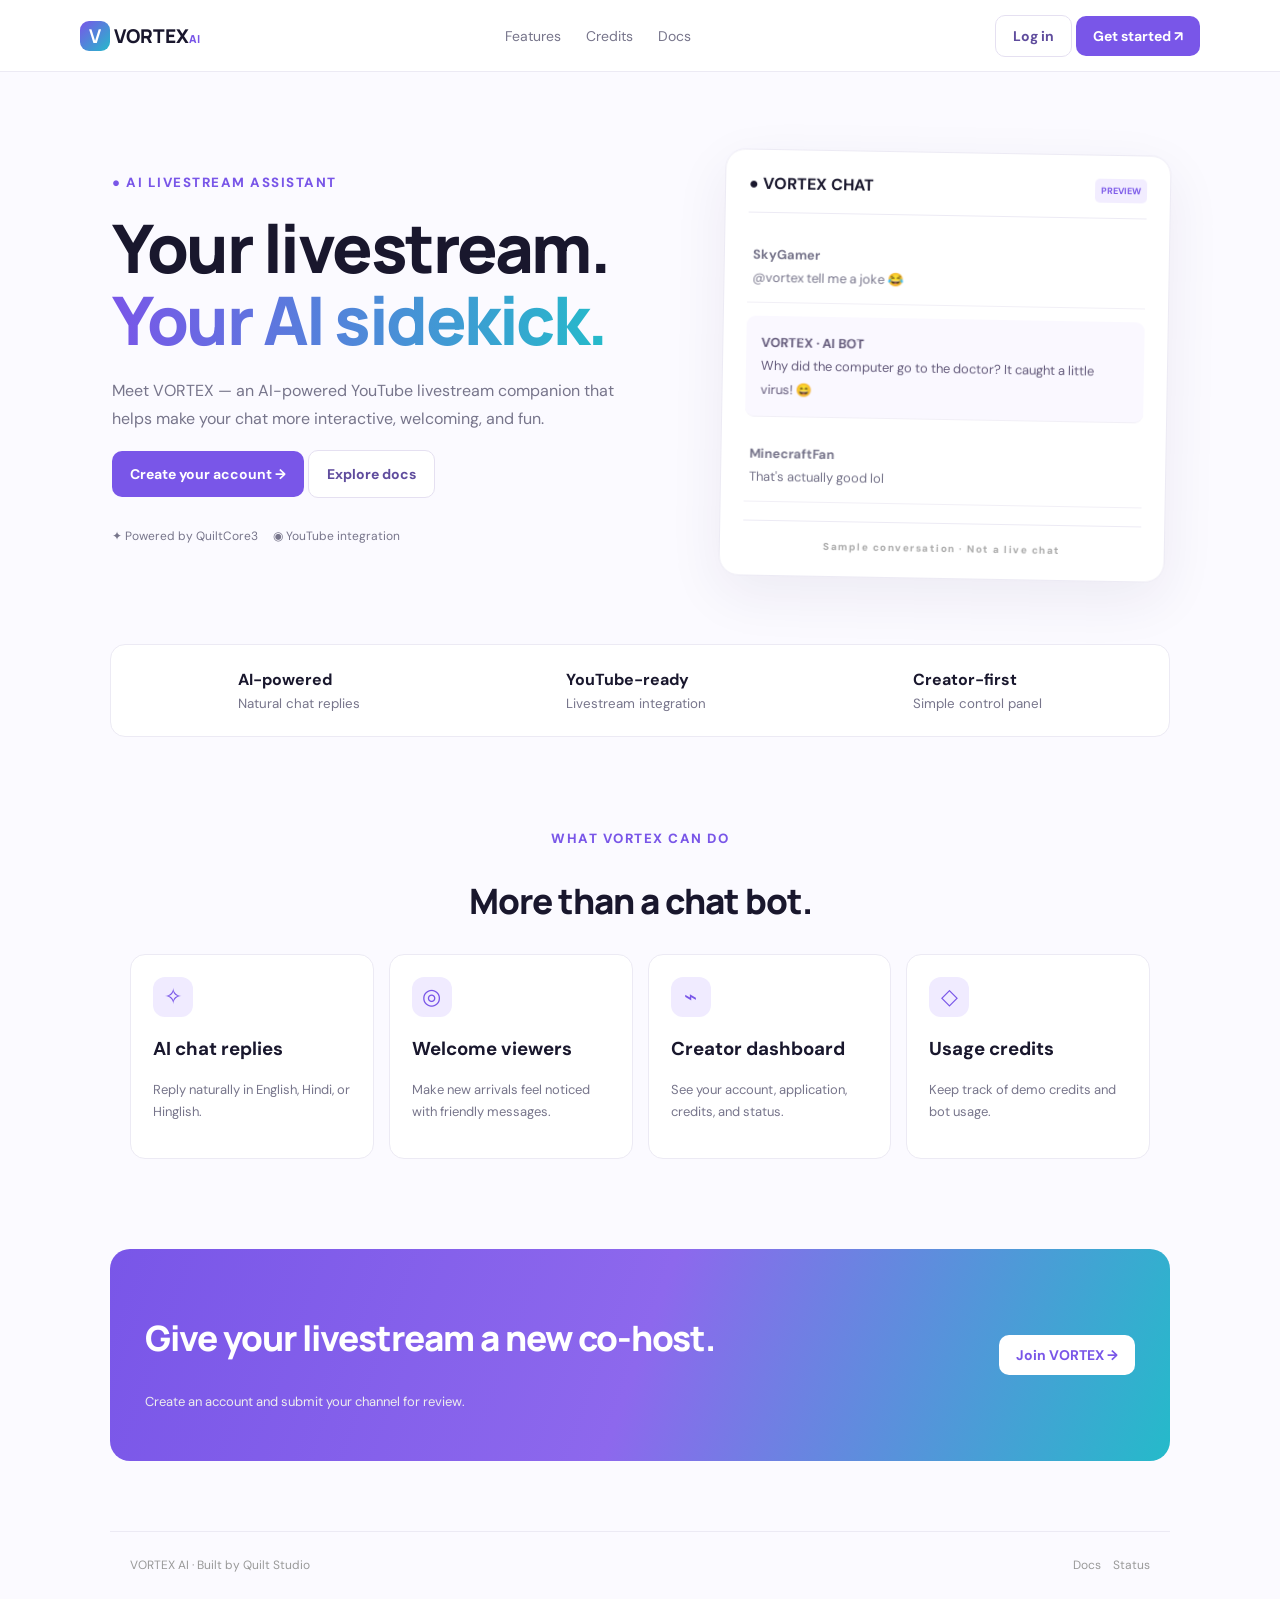
<file: index.html>
<!doctype html><html lang="en"><head><meta charset="utf-8"><meta name="viewport" content="width=device-width,initial-scale=1"><title>VORTEX AI</title><link rel="stylesheet" href="styles.css"></head><body><header><a class="brand" href="index.html"><b>V</b> VORTEX<span>AI</span></a><nav><a href="#features">Features</a><a href="pricing.html">Credits</a><a href="docs.html">Docs</a></nav><div><a class="btn ghost" href="login.html">Log in</a> <a class="btn" href="signup.html">Get started ↗</a></div></header><main><section class="hero"><div><small>● AI LIVESTREAM ASSISTANT</small><h1>Your livestream.<br><em>Your AI sidekick.</em></h1><p>Meet VORTEX — an AI-powered YouTube livestream companion that helps make your chat more interactive, welcoming, and fun.</p><a class="btn big" href="signup.html">Create your account →</a> <a class="btn ghost big" href="docs.html">Explore docs</a><p class="meta">✦ Powered by QuiltCore3　 ◉ YouTube integration</p></div><aside class="chat"><b>● VORTEX CHAT <label>PREVIEW</label></b><hr><p><strong>SkyGamer</strong><br>@vortex tell me a joke 😂</p><p class="reply"><strong>VORTEX · AI BOT</strong><br>Why did the computer go to the doctor? It caught a little virus! 😄</p><p><strong>MinecraftFan</strong><br>That's actually good lol</p><hr><small>Sample conversation · Not a live chat</small></aside></section><section class="stats"><div><b>AI-powered</b><small>Natural chat replies</small></div><div><b>YouTube-ready</b><small>Livestream integration</small></div><div><b>Creator-first</b><small>Simple control panel</small></div></section><section id="features"><small>WHAT VORTEX CAN DO</small><h2>More than a chat bot.</h2><div class="cards"><article><i>✧</i><h3>AI chat replies</h3><p>Reply naturally in English, Hindi, or Hinglish.</p></article><article><i>◎</i><h3>Welcome viewers</h3><p>Make new arrivals feel noticed with friendly messages.</p></article><article><i>⌁</i><h3>Creator dashboard</h3><p>See your account, application, credits, and status.</p></article><article><i>◇</i><h3>Usage credits</h3><p>Keep track of demo credits and bot usage.</p></article></div></section><section class="cta"><div><h2>Give your livestream a new co-host.</h2><p>Create an account and submit your channel for review.</p></div><a class="btn white" href="signup.html">Join VORTEX →</a></section></main><footer>VORTEX AI · Built by Quilt Studio <span><a href="docs.html">Docs</a>　<a href="status.html">Status</a></span></footer></body></html>
</file>
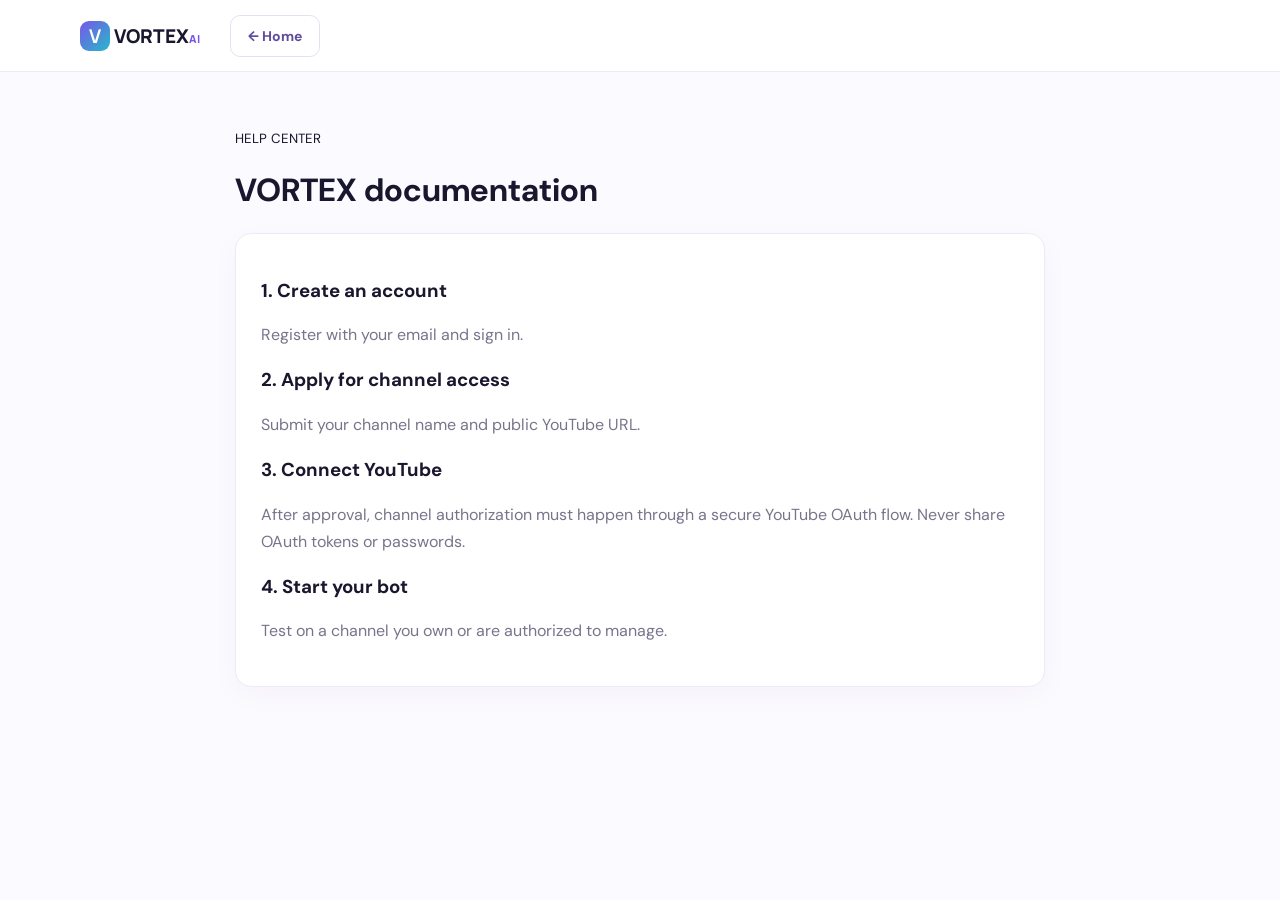
<file: docs.html>
<!doctype html><html><head><meta charset="utf-8"><meta name="viewport" content="width=device-width,initial-scale=1"><title>Docs · VORTEX</title><link rel="stylesheet" href="styles.css"></head><body><header><a class="brand" href="index.html"><b>V</b> VORTEX<span>AI</span></a><a class="btn ghost" href="index.html">← Home</a></header><main class="page"><small>HELP CENTER</small><h1>VORTEX documentation</h1><section class="panel"><h3>1. Create an account</h3><p class="muted">Register with your email and sign in.</p><h3>2. Apply for channel access</h3><p class="muted">Submit your channel name and public YouTube URL.</p><h3>3. Connect YouTube</h3><p class="muted">After approval, channel authorization must happen through a secure YouTube OAuth flow. Never share OAuth tokens or passwords.</p><h3>4. Start your bot</h3><p class="muted">Test on a channel you own or are authorized to manage.</p></section></main></body></html>
</file>
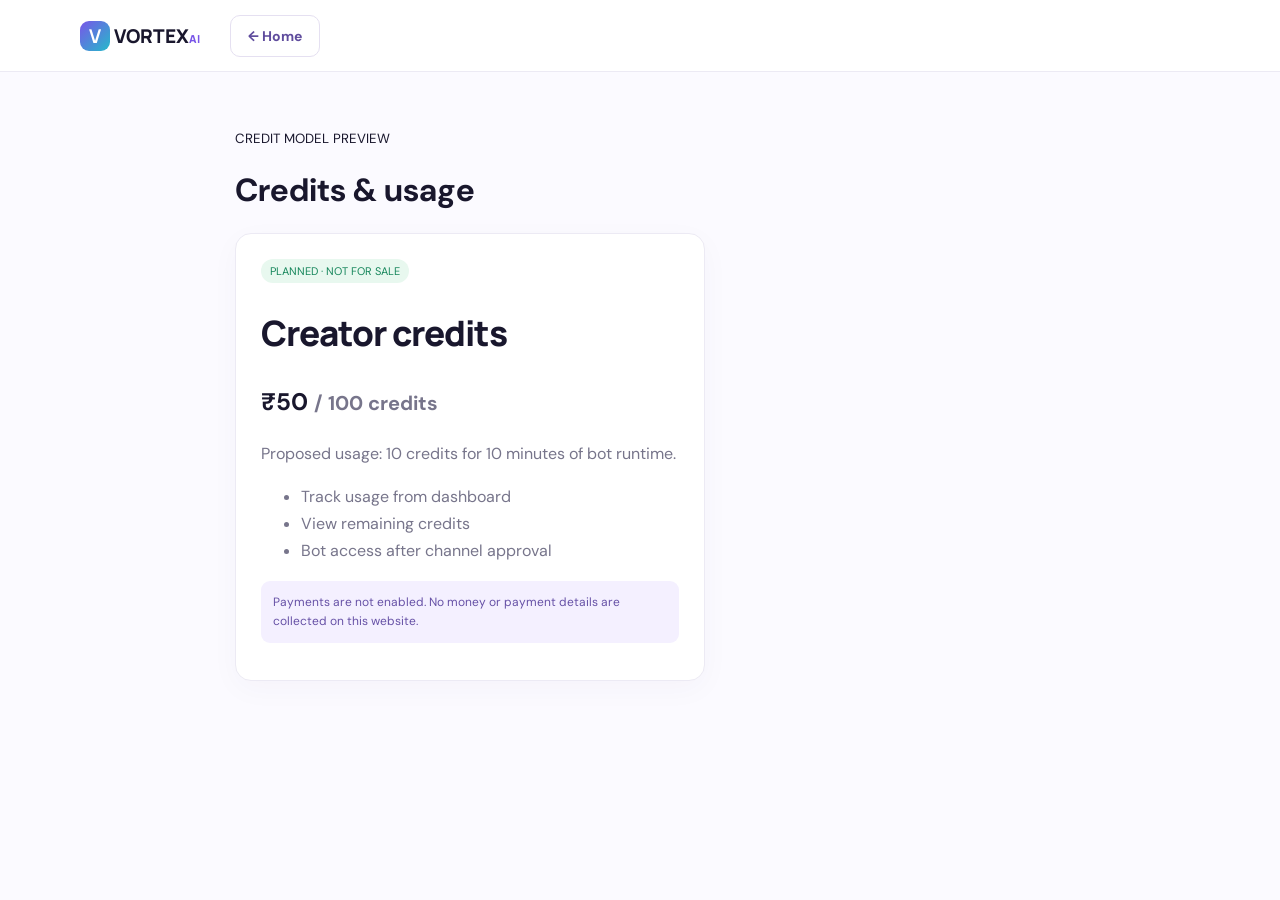
<file: pricing.html>
<!doctype html><html><head><meta charset="utf-8"><meta name="viewport" content="width=device-width,initial-scale=1"><title>Credits · VORTEX</title><link rel="stylesheet" href="styles.css"></head><body><header><a class="brand" href="index.html"><b>V</b> VORTEX<span>AI</span></a><a class="btn ghost" href="index.html">← Home</a></header><main class="page"><small>CREDIT MODEL PREVIEW</small><h1>Credits & usage</h1><section class="panel" style="max-width:470px"><span class="pill">PLANNED · NOT FOR SALE</span><h2>Creator credits</h2><h1>₹50 <small class="muted">/ 100 credits</small></h1><p class="muted">Proposed usage: 10 credits for 10 minutes of bot runtime.</p><ul class="muted"><li>Track usage from dashboard</li><li>View remaining credits</li><li>Bot access after channel approval</li></ul><p class="notice">Payments are not enabled. No money or payment details are collected on this website.</p></section></main></body></html>
</file>
<file: styles.css>
@import url('https://fonts.googleapis.com/css2?family=DM+Sans:wght@400;500;600;700;800&family=Manrope:wght@500;600;700;800&display=swap');:root{--p:#7956e8;--c:#25baca;--ink:#19172d;--muted:#77758b;--line:#eceaf4}*{box-sizing:border-box}body{margin:0;background:#fbfaff;color:var(--ink);font-family:'DM Sans',sans-serif}a{text-decoration:none;color:inherit}header{height:72px;padding:0 max(5%,calc((100% - 1120px)/2));display:flex;align-items:center;gap:30px;background:#fffffff0;border-bottom:1px solid var(--line);position:sticky;top:0}header nav{display:flex;gap:25px;margin:auto;color:var(--muted);font-size:14px}.brand{font:800 19px Manrope}.brand b{display:inline-grid;place-items:center;background:linear-gradient(135deg,var(--p),var(--c));color:white;border-radius:9px;width:30px;height:30px}.brand span{color:var(--p);font-size:11px}.btn{display:inline-block;background:var(--p);color:white;padding:11px 17px;border-radius:10px;font-weight:700;font-size:14px}.ghost{background:white;color:#5f4c9d;border:1px solid #e5e0f1}.big{padding:14px 18px}.hero{max-width:1100px;margin:80px auto 65px;padding:0 22px;display:grid;grid-template-columns:1.1fr .9fr;gap:65px;align-items:center}.hero small,#features>small{color:var(--p);font-weight:800;letter-spacing:1.5px}.hero h1{font:800 clamp(42px,6vw,67px)/1.08 Manrope;letter-spacing:-2.5px;margin:20px 0}.hero em{font-style:normal;background:linear-gradient(90deg,var(--p),var(--c));background-clip:text;color:transparent}.hero p{color:var(--muted);line-height:1.8;max-width:510px}.meta{font-size:12px;margin-top:28px}.chat{background:white;border:1px solid var(--line);border-radius:20px;padding:23px;box-shadow:0 18px 55px #30205b12;transform:rotate(1deg)}.chat label{float:right;background:#f2edff;color:var(--p);font-size:9px;padding:6px;border-radius:5px}.chat p{font-size:13px;border-bottom:1px solid #f1eff6;padding:12px 5px}.chat .reply{background:#faf8ff;border-radius:9px;padding:15px;color:#665d7d}.chat hr{border:0;border-top:1px solid var(--line);margin:18px 0}.chat small{display:block;text-align:center;color:#aaa;font-size:10px}.stats{max-width:1060px;margin:0 auto 90px;background:white;border:1px solid var(--line);border-radius:15px;padding:24px;display:flex;justify-content:space-around}.stats div{display:grid;gap:5px}.stats small{color:var(--muted)}#features{max-width:1060px;margin:auto;padding:0 20px 90px;text-align:center}h2{font:800 35px Manrope;letter-spacing:-1px}.cards{display:grid;grid-template-columns:repeat(4,1fr);gap:15px;text-align:left}.cards article{background:white;border:1px solid var(--line);padding:22px;border-radius:15px}.cards i{display:grid;place-items:center;width:40px;height:40px;border-radius:12px;background:#f0ebff;color:var(--p);font-size:22px;font-style:normal}.cards p,.cta p{color:var(--muted);font-size:13px;line-height:1.7}.cta{max-width:1060px;margin:0 auto 70px;padding:35px;border-radius:20px;background:linear-gradient(110deg,var(--p),#8d68ed,var(--c));color:white;display:flex;justify-content:space-between;align-items:center}.cta p{color:#eee}.white{background:white;color:var(--p)}footer{max-width:1060px;margin:auto;padding:25px 20px;border-top:1px solid var(--line);color:#999;font-size:12px;display:flex;justify-content:space-between}.page{max-width:850px;margin:55px auto;padding:0 20px}.panel{background:white;border:1px solid var(--line);border-radius:16px;padding:25px;box-shadow:0 8px 30px #30205b08}.form{max-width:460px;margin:55px auto}.form h1{font:800 30px Manrope}.muted{color:var(--muted);line-height:1.7}.field{display:grid;gap:7px;margin:17px 0}.field label{font-weight:700;font-size:13px}.field input,.field textarea{padding:12px;border:1px solid #e4e0ed;border-radius:9px;font:inherit;width:100%}.field textarea{min-height:95px}.full{width:100%;border:0;cursor:pointer}.notice{padding:12px;background:#f4f0ff;color:#6651a6;border-radius:9px;font-size:12px;line-height:1.6}.error{color:#c44}.success{color:#16865b}.grid{display:grid;grid-template-columns:210px 1fr;gap:18px}.side a{display:block;padding:12px;color:#706c83;border-radius:8px}.side a:hover{background:#f2edff;color:var(--p)}.metrics{display:grid;grid-template-columns:repeat(3,1fr);gap:12px;margin-bottom:18px}.metric{padding:17px;border:1px solid var(--line);border-radius:12px;background:white}.metric small{display:block;color:var(--muted)}.metric b{display:block;font:800 23px Manrope;margin-top:8px}.pill{color:#16865b;background:#e8f8ef;padding:5px 9px;border-radius:20px;font-size:11px}@media(max-width:750px){header nav{display:none}.hero{grid-template-columns:1fr;margin-top:48px;gap:35px}.cards{grid-template-columns:repeat(2,1fr)}.stats{margin:0 15px 65px;gap:15px;flex-wrap:wrap}.cta{margin:0 15px 50px;gap:20px;align-items:flex-start;flex-direction:column}.grid{grid-template-columns:1fr}.metrics{grid-template-columns:1fr 1fr}}@media(max-width:480px){header{padding:0 14px}.brand{font-size:16px}.cards{grid-template-columns:1fr}.hero h1{letter-spacing:-1.5px}footer{gap:12px;flex-wrap:wrap}}
</file>
